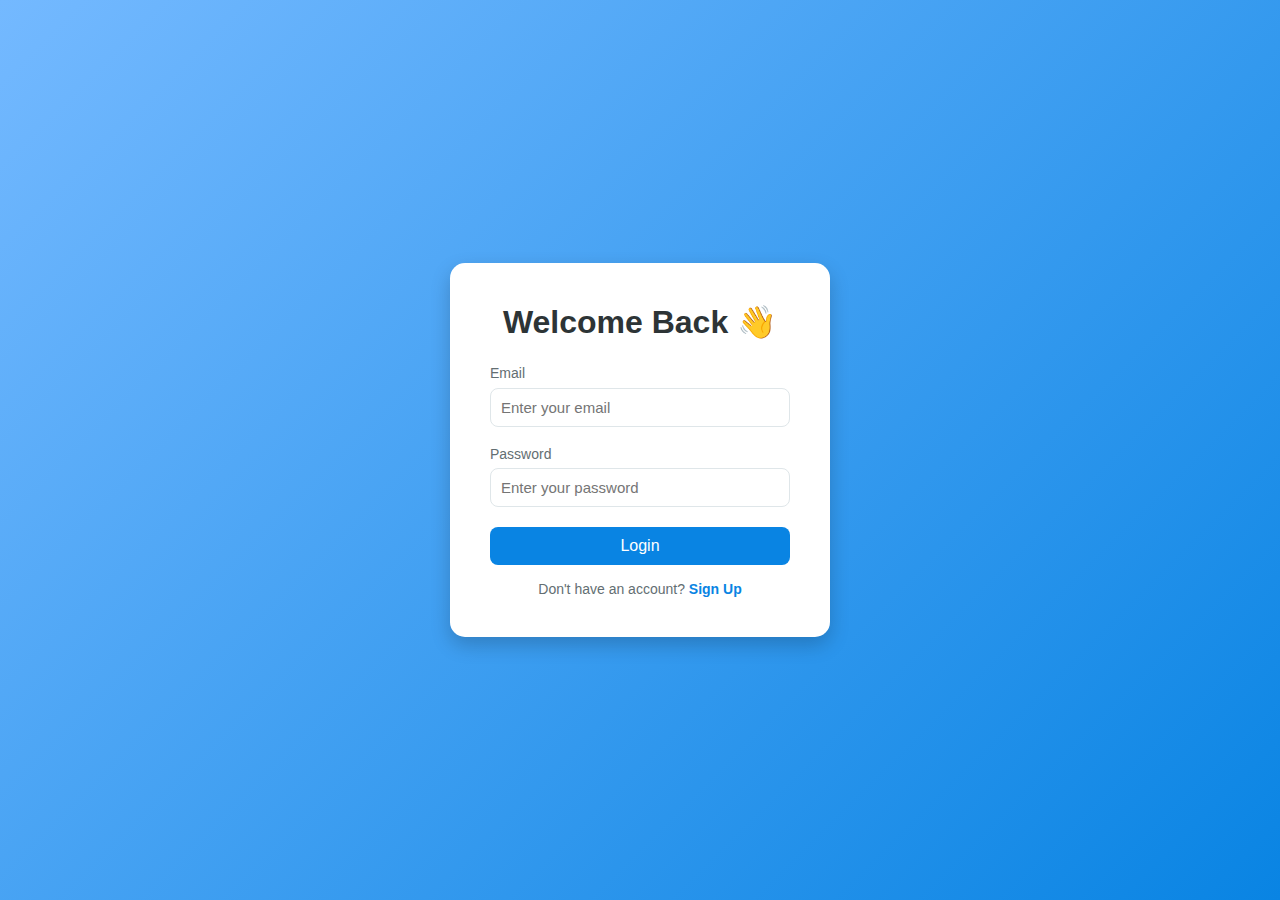
<file: COPY/index.html>
<!DOCTYPE html>
<html lang="en">
<head>
  <meta charset="UTF-8">
  <meta name="viewport" content="width=device-width, initial-scale=1.0">
  <title>Login Page</title>
  <link rel="stylesheet" href="style.css">
</head>
<body>

  <div class="login-container">
    <h1>Welcome Back 👋</h1>
    <form class="login-form">
      <div class="input-group">
        <label for="email">Email</label>
        <input type="email" id="email" placeholder="Enter your email" required>
      </div>

      <div class="input-group">
        <label for="password">Password</label>
        <input type="password" id="password" placeholder="Enter your password" required>
      </div>

      <button type="submit" class="btn">Login</button>

      <p class="signup-text">
        Don't have an account? <a href="#">Sign Up</a>
      </p>
    </form>
  </div>

</body>
</html>
</file>
<file: COPY/style.css>
/* Reset default browser styles */
* {
  margin: 0;
  padding: 0;
  box-sizing: border-box;
  font-family: "Poppins", sans-serif;
}

/* Full screen background */
body {
  height: 100vh;
  display: flex;
  justify-content: center;
  align-items: center;
  background: linear-gradient(135deg, #74b9ff, #0984e3);
}

/* Centered login box */
.login-container {
  background: #fff;
  padding: 2.5rem;
  border-radius: 15px;
  box-shadow: 0 8px 20px rgba(0, 0, 0, 0.2);
  width: 100%;
  max-width: 380px;
  text-align: center;
  animation: fadeIn 0.8s ease-in-out;
}

/* Heading */
.login-container h1 {
  margin-bottom: 1.5rem;
  color: #2d3436;
}

/* Input fields */
.input-group {
  margin-bottom: 1.2rem;
  text-align: left;
}

.input-group label {
  display: block;
  margin-bottom: 0.4rem;
  color: #636e72;
  font-size: 14px;
}

.input-group input {
  width: 100%;
  padding: 10px;
  border: 1.5px solid #dfe6e9;
  border-radius: 8px;
  outline: none;
  font-size: 15px;
  transition: border-color 0.3s;
}

.input-group input:focus {
  border-color: #0984e3;
}

/* Button */
.btn {
  width: 100%;
  padding: 10px;
  background: #0984e3;
  color: #fff;
  border: none;
  border-radius: 8px;
  cursor: pointer;
  font-size: 16px;
  transition: background 0.3s;
}

.btn:hover {
  background: #74b9ff;
}

/* Signup text */
.signup-text {
  margin-top: 1rem;
  font-size: 14px;
  color: #636e72;
}

.signup-text a {
  color: #0984e3;
  text-decoration: none;
  font-weight: 600;
}

.signup-text a:hover {
  text-decoration: underline;
}

/* Animation */
@keyframes fadeIn {
  from {
    opacity: 0;
    transform: translateY(-20px);
  }
  to {
    opacity: 1;
    transform: translateY(0);
  }
}
</file>
